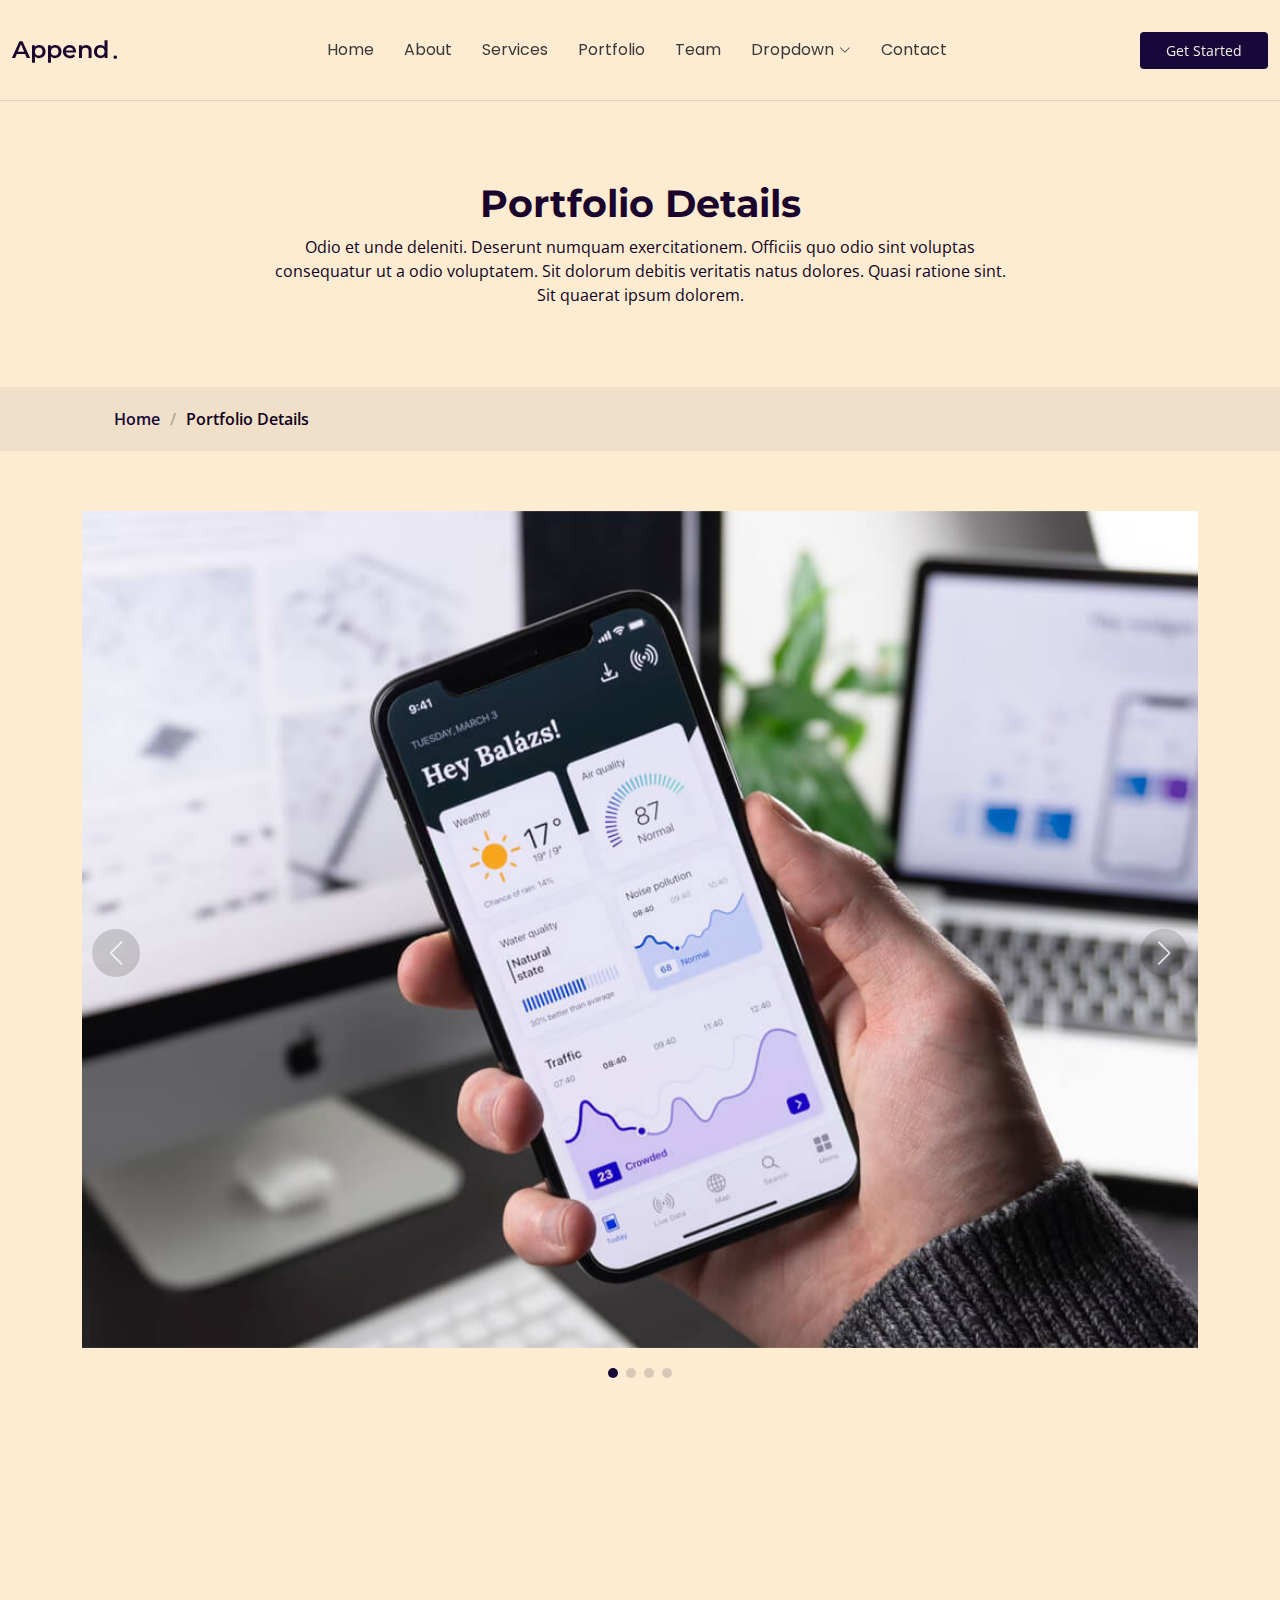
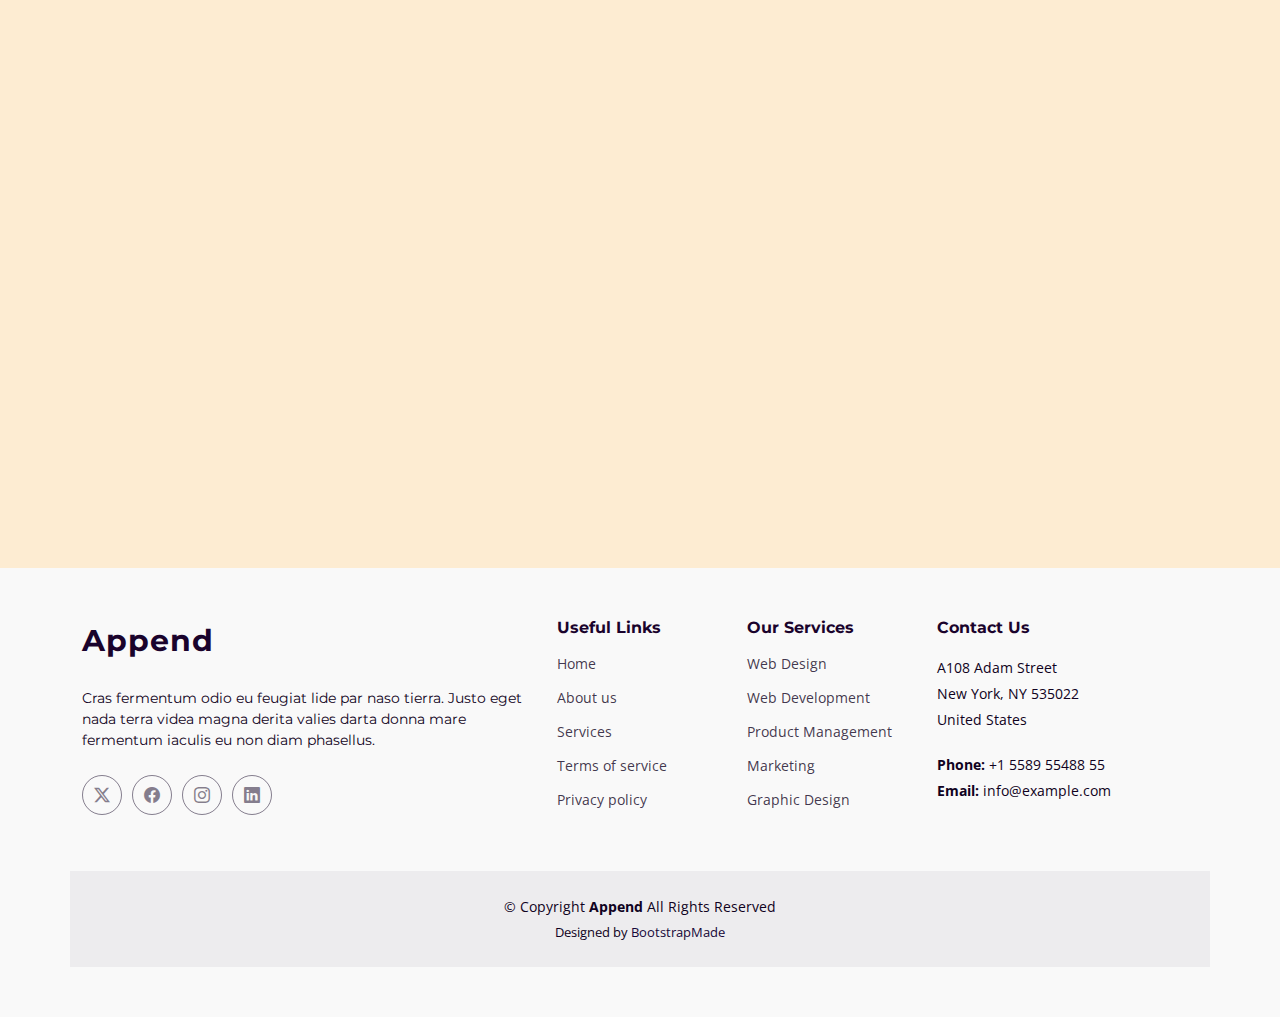
<file: portfolio-details.html>
<!DOCTYPE html>
<html lang="en">

<head>
  <meta charset="utf-8">
  <meta content="width=device-width, initial-scale=1.0" name="viewport">
  <title>Portfolio Details - Append Bootstrap Template</title>
  <meta name="description" content="">
  <meta name="keywords" content="">

  <!-- Favicons -->
  <link href="assets/img/favicon.png" rel="icon">
  <link href="assets/img/apple-touch-icon.png" rel="apple-touch-icon">

  <!-- Fonts -->
  <link href="https://fonts.googleapis.com" rel="preconnect">
  <link href="https://fonts.gstatic.com" rel="preconnect" crossorigin>
  <link href="https://fonts.googleapis.com/css2?family=Open+Sans:ital,wght@0,300;0,400;0,500;0,600;0,700;0,800;1,300;1,400;1,500;1,600;1,700;1,800&family=Montserrat:ital,wght@0,100;0,200;0,300;0,400;0,500;0,600;0,700;0,800;0,900;1,100;1,200;1,300;1,400;1,500;1,600;1,700;1,800;1,900&family=Poppins:ital,wght@0,100;0,200;0,300;0,400;0,500;0,600;0,700;0,800;0,900;1,100;1,200;1,300;1,400;1,500;1,600;1,700;1,800;1,900&display=swap" rel="stylesheet">

  <!-- Vendor CSS Files -->
  <link href="assets/vendor/bootstrap/css/bootstrap.min.css" rel="stylesheet">
  <link href="assets/vendor/bootstrap-icons/bootstrap-icons.css" rel="stylesheet">
  <link href="assets/vendor/aos/aos.css" rel="stylesheet">
  <link href="assets/vendor/glightbox/css/glightbox.min.css" rel="stylesheet">
  <link href="assets/vendor/swiper/swiper-bundle.min.css" rel="stylesheet">

  <!-- Main CSS File -->
  <link href="assets/css/main.css" rel="stylesheet">

  <!-- =======================================================
  * Template Name: Append
  * Template URL: https://bootstrapmade.com/append-bootstrap-website-template/
  * Updated: Aug 07 2024 with Bootstrap v5.3.3
  * Author: BootstrapMade.com
  * License: https://bootstrapmade.com/license/
  ======================================================== -->
</head>

<body class="portfolio-details-page">

  <header id="header" class="header d-flex align-items-center sticky-top">
    <div class="container-fluid position-relative d-flex align-items-center justify-content-between">

      <a href="index.html" class="logo d-flex align-items-center me-auto me-xl-0">
        <!-- Uncomment the line below if you also wish to use an image logo -->
        <!-- <img src="assets/img/logo.png" alt=""> -->
        <h1 class="sitename">Append</h1><span>.</span>
      </a>

      <nav id="navmenu" class="navmenu">
        <ul>
          <li><a href="index.html#hero">Home</a></li>
          <li><a href="index.html#about">About</a></li>
          <li><a href="index.html#services">Services</a></li>
          <li><a href="index.html#portfolio">Portfolio</a></li>
          <li><a href="index.html#team">Team</a></li>
          <li class="dropdown"><a href="#"><span>Dropdown</span> <i class="bi bi-chevron-down toggle-dropdown"></i></a>
            <ul>
              <li><a href="#">Dropdown 1</a></li>
              <li class="dropdown"><a href="#"><span>Deep Dropdown</span> <i class="bi bi-chevron-down toggle-dropdown"></i></a>
                <ul>
                  <li><a href="#">Deep Dropdown 1</a></li>
                  <li><a href="#">Deep Dropdown 2</a></li>
                  <li><a href="#">Deep Dropdown 3</a></li>
                  <li><a href="#">Deep Dropdown 4</a></li>
                  <li><a href="#">Deep Dropdown 5</a></li>
                </ul>
              </li>
              <li><a href="#">Dropdown 2</a></li>
              <li><a href="#">Dropdown 3</a></li>
              <li><a href="#">Dropdown 4</a></li>
            </ul>
          </li>
          <li><a href="index.html#contact">Contact</a></li>
        </ul>
        <i class="mobile-nav-toggle d-xl-none bi bi-list"></i>
      </nav>

      <a class="btn-getstarted" href="index.html#about">Get Started</a>

    </div>
  </header>

  <main class="main">

    <!-- Page Title -->
    <div class="page-title" data-aos="fade">
      <div class="heading">
        <div class="container">
          <div class="row d-flex justify-content-center text-center">
            <div class="col-lg-8">
              <h1>Portfolio Details</h1>
              <p class="mb-0">Odio et unde deleniti. Deserunt numquam exercitationem. Officiis quo odio sint voluptas consequatur ut a odio voluptatem. Sit dolorum debitis veritatis natus dolores. Quasi ratione sint. Sit quaerat ipsum dolorem.</p>
            </div>
          </div>
        </div>
      </div>
      <nav class="breadcrumbs">
        <div class="container">
          <ol>
            <li><a href="index.html">Home</a></li>
            <li class="current">Portfolio Details</li>
          </ol>
        </div>
      </nav>
    </div><!-- End Page Title -->

    <!-- Portfolio Details Section -->
    <section id="portfolio-details" class="portfolio-details section">

      <div class="container" data-aos="fade-up">

        <div class="portfolio-details-slider swiper init-swiper">
          <script type="application/json" class="swiper-config">
            {
              "loop": true,
              "speed": 600,
              "autoplay": {
                "delay": 5000
              },
              "slidesPerView": "auto",
              "navigation": {
                "nextEl": ".swiper-button-next",
                "prevEl": ".swiper-button-prev"
              },
              "pagination": {
                "el": ".swiper-pagination",
                "type": "bullets",
                "clickable": true
              }
            }
          </script>
          <div class="swiper-wrapper align-items-center">

            <div class="swiper-slide">
              <img src="assets/img/portfolio/app-1.jpg" alt="">
            </div>

            <div class="swiper-slide">
              <img src="assets/img/portfolio/product-1.jpg" alt="">
            </div>

            <div class="swiper-slide">
              <img src="assets/img/portfolio/branding-1.jpg" alt="">
            </div>

            <div class="swiper-slide">
              <img src="assets/img/portfolio/books-1.jpg" alt="">
            </div>

          </div>
          <div class="swiper-button-prev"></div>
          <div class="swiper-button-next"></div>
          <div class="swiper-pagination"></div>
        </div>

        <div class="row justify-content-between gy-4 mt-4">

          <div class="col-lg-8" data-aos="fade-up">
            <div class="portfolio-description">
              <h2>This is an example of portfolio details</h2>
              <p>
                Autem ipsum nam porro corporis rerum. Quis eos dolorem eos itaque inventore commodi labore quia quia. Exercitationem repudiandae officiis neque suscipit non officia eaque itaque enim. Voluptatem officia accusantium nesciunt est omnis tempora consectetur dignissimos. Sequi nulla at esse enim cum deserunt eius.
              </p>
              <p>
                Amet consequatur qui dolore veniam voluptatem voluptatem sit. Non aspernatur atque natus ut cum nam et. Praesentium error dolores rerum minus sequi quia veritatis eum. Eos et doloribus doloremque nesciunt molestiae laboriosam.
              </p>

              <div class="testimonial-item">
                <p>
                  <i class="bi bi-quote quote-icon-left"></i>
                  <span>Export tempor illum tamen malis malis eram quae irure esse labore quem cillum quid cillum eram malis quorum velit fore eram velit sunt aliqua noster fugiat irure amet legam anim culpa.</span>
                  <i class="bi bi-quote quote-icon-right"></i>
                </p>
                <div>
                  <img src="assets/img/testimonials/testimonials-2.jpg" class="testimonial-img" alt="">
                  <h3>Sara Wilsson</h3>
                  <h4>Designer</h4>
                </div>
              </div>

              <p>
                Impedit ipsum quae et aliquid doloribus et voluptatem quasi. Perspiciatis occaecati earum et magnam animi. Quibusdam non qui ea vitae suscipit vitae sunt. Repudiandae incidunt cumque minus deserunt assumenda tempore. Delectus voluptas necessitatibus est.
              </p>

              <p>
                Sunt voluptatum sapiente facilis quo odio aut ipsum repellat debitis. Molestiae et autem libero. Explicabo et quod necessitatibus similique quis dolor eum. Numquam eaque praesentium rem et qui nesciunt.
              </p>

            </div>
          </div>

          <div class="col-lg-3" data-aos="fade-up" data-aos-delay="100">
            <div class="portfolio-info">
              <h3>Project information</h3>
              <ul>
                <li><strong>Category</strong> Web design</li>
                <li><strong>Client</strong> ASU Company</li>
                <li><strong>Project date</strong> 01 March, 2020</li>
                <li><strong>Project URL</strong> <a href="#">www.example.com</a></li>
                <li><a href="#" class="btn-visit align-self-start">Visit Website</a></li>
              </ul>
            </div>
          </div>

        </div>

      </div>

    </section><!-- /Portfolio Details Section -->

  </main>

  <footer id="footer" class="footer position-relative light-background">

    <div class="container footer-top">
      <div class="row gy-4">
        <div class="col-lg-5 col-md-12 footer-about">
          <a href="index.html" class="logo d-flex align-items-center">
            <span class="sitename">Append</span>
          </a>
          <p>Cras fermentum odio eu feugiat lide par naso tierra. Justo eget nada terra videa magna derita valies darta donna mare fermentum iaculis eu non diam phasellus.</p>
          <div class="social-links d-flex mt-4">
            <a href=""><i class="bi bi-twitter-x"></i></a>
            <a href=""><i class="bi bi-facebook"></i></a>
            <a href=""><i class="bi bi-instagram"></i></a>
            <a href=""><i class="bi bi-linkedin"></i></a>
          </div>
        </div>

        <div class="col-lg-2 col-6 footer-links">
          <h4>Useful Links</h4>
          <ul>
            <li><a href="#">Home</a></li>
            <li><a href="#">About us</a></li>
            <li><a href="#">Services</a></li>
            <li><a href="#">Terms of service</a></li>
            <li><a href="#">Privacy policy</a></li>
          </ul>
        </div>

        <div class="col-lg-2 col-6 footer-links">
          <h4>Our Services</h4>
          <ul>
            <li><a href="#">Web Design</a></li>
            <li><a href="#">Web Development</a></li>
            <li><a href="#">Product Management</a></li>
            <li><a href="#">Marketing</a></li>
            <li><a href="#">Graphic Design</a></li>
          </ul>
        </div>

        <div class="col-lg-3 col-md-12 footer-contact text-center text-md-start">
          <h4>Contact Us</h4>
          <p>A108 Adam Street</p>
          <p>New York, NY 535022</p>
          <p>United States</p>
          <p class="mt-4"><strong>Phone:</strong> <span>+1 5589 55488 55</span></p>
          <p><strong>Email:</strong> <span>info@example.com</span></p>
        </div>

      </div>
    </div>

    <div class="container copyright text-center mt-4">
      <p>© <span>Copyright</span> <strong class="sitename">Append</strong> <span>All Rights Reserved</span></p>
      <div class="credits">
        <!-- All the links in the footer should remain intact. -->
        <!-- You can delete the links only if you've purchased the pro version. -->
        <!-- Licensing information: https://bootstrapmade.com/license/ -->
        <!-- Purchase the pro version with working PHP/AJAX contact form: [buy-url] -->
        Designed by <a href="https://bootstrapmade.com/">BootstrapMade</a>
      </div>
    </div>

  </footer>

  <!-- Scroll Top -->
  <a href="#" id="scroll-top" class="scroll-top d-flex align-items-center justify-content-center"><i class="bi bi-arrow-up-short"></i></a>

  <!-- Preloader -->
  <div id="preloader"></div>

  <!-- Vendor JS Files -->
  <script src="assets/vendor/bootstrap/js/bootstrap.bundle.min.js"></script>
  <script src="assets/vendor/php-email-form/validate.js"></script>
  <script src="assets/vendor/aos/aos.js"></script>
  <script src="assets/vendor/glightbox/js/glightbox.min.js"></script>
  <script src="assets/vendor/purecounter/purecounter_vanilla.js"></script>
  <script src="assets/vendor/imagesloaded/imagesloaded.pkgd.min.js"></script>
  <script src="assets/vendor/isotope-layout/isotope.pkgd.min.js"></script>
  <script src="assets/vendor/swiper/swiper-bundle.min.js"></script>

  <!-- Main JS File -->
  <script src="assets/js/main.js"></script>

</body>

</html>
</file>
<file: assets/css/main.css>
/**
* Template Name: Append
* Template URL: https://bootstrapmade.com/append-bootstrap-website-template/
* Updated: Aug 07 2024 with Bootstrap v5.3.3
* Author: BootstrapMade.com
* License: https://bootstrapmade.com/license/
*/

/*--------------------------------------------------------------
# Font & Color VariablesCHANGES
# Help: https://bootstrapmade.com/color-system/
--------------------------------------------------------------*/
/* Fonts */
:root {
  --default-font: "Open Sans",  system-ui, -apple-system, "Segoe UI", Roboto, "Helvetica Neue", Arial, "Noto Sans", "Liberation Sans", sans-serif, "Apple Color Emoji", "Segoe UI Emoji", "Segoe UI Symbol", "Noto Color Emoji";
  --heading-font: "Montserrat",  sans-serif;
  --nav-font: "Poppins",  sans-serif;
}

/* Global Colors - The following color variables are used throughout the website. Updating them here will change the color scheme of the entire website */
:root { 
  --background-color: #fdebd0c7; /* Background color for the entire website, including individual sections */
  --default-color: #100221; /* Default color used for the majority of the text content across the entire website */
  --heading-color: #1a032c; /* Color for headings, subheadings and title throughout the website */
  --accent-color: #160839; /* Accent color that represents your brand on the website. It's used for buttons, links, and other elements that need to stand out */
  --surface-color: #cdc9c3; /* The surface color is used as a background of boxed elements within sections, such as cards, icon boxes, or other elements that require a visual separation from the global background. */
  --contrast-color: #f1ede7; /* Contrast color for text, ensuring readability against backgrounds of accent, heading, or default colors. */
}

/* Nav Menu Colors - The following color variables are used specifically for the navigation menu. They are separate from the global colors to allow for more customization options */
:root {
  --nav-color: #3a3939;  /* The default color of the main navmenu links */
  --nav-hover-color: #e84545; /* Applied to main navmenu links when they are hovered over or active */
  --nav-mobile-background-color: #d69464; /* Used as the background color for mobile navigation menu */
  --nav-dropdown-background-color: #ffffff; /* Used as the background color for dropdown items that appear when hovering over primary navigation items */
  --nav-dropdown-color: #3a3939; /* Used for navigation links of the dropdown items in the navigation menu. */
  --nav-dropdown-hover-color: #e84545; /* Similar to --nav-hover-color, this color is applied to dropdown navigation links when they are hovered over. */
}

/* Color Presets - These classes override global colors when applied to any section or element, providing reuse of the sam color scheme. */

.light-background {
  --background-color: #f9f9f9;
  --surface-color: #ffffff;
}

.dark-background {
  --background-color: #060606;
  --default-color: #ffffff;
  --heading-color: #ffffff;
  --surface-color: #252525;
  --contrast-color: #ffffff;
}

/* Smooth scroll */
:root {
  scroll-behavior: smooth;
}

/*--------------------------------------------------------------
# General Styling & Shared Classes TEST TEST
--------------------------------------------------------------*/
body {
  color: var(--default-color);
  background-color: var(--background-color);
  font-family: var(--default-font);
}

a {
  color: var(--accent-color);
  text-decoration: none;
  transition: 0.3s;
}

a:hover {
  color: color-mix(in srgb, var(--accent-color), transparent 25%);
  text-decoration: none;
}

h1,
h2,
h3,
h4,
h5,
h6 {
  color: var(--heading-color);
  font-family: var(--heading-font);
}

/* PHP Email Form Messages
------------------------------*/
.php-email-form .error-message {
  display: none;
  background: #2f0249;
  color: #e3c18b;
  text-align: left;
  padding: 15px;
  margin-bottom: 24px;
  font-weight: 600;
}

.php-email-form .sent-message {
  display: none;
  color: #ffffff;
  background: #059652;
  text-align: center;
  padding: 15px;
  margin-bottom: 24px;
  font-weight: 600;
}

.php-email-form .loading {
  display: none;
  background: var(--surface-color);
  text-align: center;
  padding: 15px;
  margin-bottom: 24px;
}

.php-email-form .loading:before {
  content: "";
  display: inline-block;
  border-radius: 50%;
  width: 24px;
  height: 24px;
  margin: 0 10px -6px 0;
  border: 3px solid var(--accent-color);
  border-top-color: var(--surface-color);
  animation: php-email-form-loading 1s linear infinite;
}

@keyframes php-email-form-loading {
  0% {
    transform: rotate(0deg);
  }

  100% {
    transform: rotate(360deg);
  }
}

/*--------------------------------------------------------------
# Global Header
--------------------------------------------------------------*/
.header {
  color: var(--default-color);
  background-color: var(--background-color);
  padding: 20px 0;
  transition: all 0.5s;
  z-index: 997;
}

.header .logo {
  line-height: 1;
}

.header .logo img {
  max-height: 36px;
  margin-right: 8px;
}

.header .logo h1 {
  font-size: 24px;
  margin: 0;
  font-weight: 600;
  color: var(--heading-color);
}

.header .logo span {
  color: var(--accent-color);
  font-size: 24px;
  font-weight: 600;
  padding-left: 3px;
}

.header .btn-getstarted,
.header .btn-getstarted:focus {
  color: var(--contrast-color);
  background: var(--accent-color);
  font-size: 14px;
  padding: 8px 26px;
  margin: 0;
  border-radius: 4px;
  transition: 0.3s;
}

.header .btn-getstarted:hover,
.header .btn-getstarted:focus:hover {
  color: var(--contrast-color);
  background: color-mix(in srgb, var(--accent-color), transparent 15%);
}

@media (max-width: 1200px) {
  .header .logo {
    order: 1;
  }

  .header .btn-getstarted {
    order: 2;
    margin: 0 15px 0 0;
    padding: 6px 20px;
  }

  .header .navmenu {
    order: 3;
  }
}

.scrolled .header {
  box-shadow: 0 0 30px 10px rgba(0, 0, 0, 0.1);
}

/* Index Page Header
------------------------------*/
.index-page .header {
  --background-color: rgba(255, 255, 255, 0);
  --heading-color: #ffffff;
  --nav-color: rgba(173, 157, 184, 0.5);
  --nav-hover-color: #ffffff;
}

/* Index Page Header on Scroll
------------------------------*/
.index-page.scrolled .header {
  --background-color: #ffffff;
  --heading-color: #32353a;
  --nav-color: #3a3939;
  --nav-hover-color: #e84545;
}

/*--------------------------------------------------------------
# Navigation Menu
--------------------------------------------------------------*/
/* Navmenu - Desktop */
@media (min-width: 1200px) {
  .navmenu {
    padding: 0;
  }

  .navmenu ul {
    margin: 0;
    padding: 0;
    display: flex;
    list-style: none;
    align-items: center;
  }

  .navmenu li {
    position: relative;
  }

  .navmenu a,
  .navmenu a:focus {
    color: var(--nav-color);
    padding: 18px 15px;
    font-size: 16px;
    font-family: var(--nav-font);
    font-weight: 400;
    display: flex;
    align-items: center;
    justify-content: space-between;
    white-space: nowrap;
    transition: 0.3s;
  }

  .navmenu a i,
  .navmenu a:focus i {
    font-size: 12px;
    line-height: 0;
    margin-left: 5px;
    transition: 0.3s;
  }

  .navmenu li:last-child a {
    padding-right: 0;
  }

  .navmenu li:hover>a,
  .navmenu .active,
  .navmenu .active:focus {
    color: var(--nav-hover-color);
  }

  .navmenu .dropdown ul {
    margin: 0;
    padding: 10px 0;
    background: var(--nav-dropdown-background-color);
    display: block;
    position: absolute;
    visibility: hidden;
    left: 14px;
    top: 130%;
    opacity: 0;
    transition: 0.3s;
    border-radius: 4px;
    z-index: 99;
    box-shadow: 0px 0px 30px rgba(0, 0, 0, 0.1);
  }

  .navmenu .dropdown ul li {
    min-width: 200px;
  }

  .navmenu .dropdown ul a {
    padding: 10px 20px;
    font-size: 15px;
    text-transform: none;
    color: var(--nav-dropdown-color);
  }

  .navmenu .dropdown ul a i {
    font-size: 12px;
  }

  .navmenu .dropdown ul a:hover,
  .navmenu .dropdown ul .active:hover,
  .navmenu .dropdown ul li:hover>a {
    color: var(--nav-dropdown-hover-color);
  }

  .navmenu .dropdown:hover>ul {
    opacity: 1;
    top: 100%;
    visibility: visible;
  }

  .navmenu .dropdown .dropdown ul {
    top: 0;
    left: -90%;
    visibility: hidden;
  }

  .navmenu .dropdown .dropdown:hover>ul {
    opacity: 1;
    top: 0;
    left: -100%;
    visibility: visible;
  }
}

/* Navmenu - Mobile */
@media (max-width: 1199px) {
  .mobile-nav-toggle {
    color: var(--nav-color);
    font-size: 28px;
    line-height: 0;
    margin-right: 10px;
    cursor: pointer;
    transition: color 0.3s;
  }

  .navmenu {
    padding: 0;
    z-index: 9997;
  }

  .navmenu ul {
    display: none;
    list-style: none;
    position: absolute;
    inset: 60px 20px 20px 20px;
    padding: 10px 0;
    margin: 0;
    border-radius: 6px;
    background-color: var(--nav-mobile-background-color);
    overflow-y: auto;
    transition: 0.3s;
    z-index: 9998;
    box-shadow: 0px 0px 30px rgba(0, 0, 0, 0.1);
  }

  .navmenu a,
  .navmenu a:focus {
    color: var(--nav-dropdown-color);
    padding: 10px 20px;
    font-family: var(--nav-font);
    font-size: 17px;
    font-weight: 500;
    display: flex;
    align-items: center;
    justify-content: space-between;
    white-space: nowrap;
    transition: 0.3s;
  }

  .navmenu a i,
  .navmenu a:focus i {
    font-size: 12px;
    line-height: 0;
    margin-left: 5px;
    width: 30px;
    height: 30px;
    display: flex;
    align-items: center;
    justify-content: center;
    border-radius: 50%;
    transition: 0.3s;
    background-color: color-mix(in srgb, var(--accent-color), transparent 90%);
  }

  .navmenu a i:hover,
  .navmenu a:focus i:hover {
    background-color: var(--accent-color);
    color: var(--contrast-color);
  }

  .navmenu a:hover,
  .navmenu .active,
  .navmenu .active:focus {
    color: var(--nav-dropdown-hover-color);
  }

  .navmenu .active i,
  .navmenu .active:focus i {
    background-color: var(--accent-color);
    color: var(--contrast-color);
    transform: rotate(180deg);
  }

  .navmenu .dropdown ul {
    position: static;
    display: none;
    z-index: 99;
    padding: 10px 0;
    margin: 10px 20px;
    background-color: var(--nav-dropdown-background-color);
    border: 1px solid color-mix(in srgb, var(--default-color), transparent 90%);
    box-shadow: none;
    transition: all 0.5s ease-in-out;
  }

  .navmenu .dropdown ul ul {
    background-color: rgba(33, 37, 41, 0.1);
  }

  .navmenu .dropdown>.dropdown-active {
    display: block;
    background-color: rgba(33, 37, 41, 0.03);
  }

  .mobile-nav-active {
    overflow: hidden;
  }

  .mobile-nav-active .mobile-nav-toggle {
    color: #f9d8fb;
    position: absolute;
    font-size: 32px;
    top: 15px;
    right: 15px;
    margin-right: 0;
    z-index: 9999;
  }

  .mobile-nav-active .navmenu {
    position: fixed;
    overflow: hidden;
    inset: 0;
    background: rgba(33, 37, 41, 0.8);
    transition: 0.3s;
  }

  .mobile-nav-active .navmenu>ul {
    display: block;
  }
}

/*--------------------------------------------------------------
# Global Footer
--------------------------------------------------------------*/
.footer {
  color: var(--default-color);
  background-color: var(--background-color);
  font-size: 14px;
  padding-bottom: 50px;
  position: relative;
}

.footer .footer-top {
  padding-top: 50px;
}

.footer .footer-about .logo {
  margin-bottom: 25px;
}

.footer .footer-about .logo img {
  max-height: 40px;
  margin-right: 6px;
}

.footer .footer-about .logo span {
  color: var(--heading-color);
  font-size: 30px;
  font-weight: 700;
  letter-spacing: 1px;
  font-family: var(--heading-font);
}

.footer .footer-about p {
  font-size: 14px;
  font-family: var(--heading-font);
}

.footer .social-links a {
  display: flex;
  align-items: center;
  justify-content: center;
  width: 40px;
  height: 40px;
  border-radius: 50%;
  border: 1px solid color-mix(in srgb, var(--default-color), transparent 50%);
  font-size: 16px;
  color: color-mix(in srgb, var(--default-color), transparent 50%);
  margin-right: 10px;
  transition: 0.3s;
}

.footer .social-links a:hover {
  color: var(--accent-color);
  border-color: var(--accent-color);
}

.footer h4 {
  font-size: 16px;
  font-weight: bold;
  position: relative;
  padding-bottom: 12px;
}

.footer .footer-links {
  margin-bottom: 30px;
}

.footer .footer-links ul {
  list-style: none;
  padding: 0;
  margin: 0;
}

.footer .footer-links ul i {
  padding-right: 2px;
  font-size: 12px;
  line-height: 0;
}

.footer .footer-links ul li {
  padding: 10px 0;
  display: flex;
  align-items: center;
}

.footer .footer-links ul li:first-child {
  padding-top: 0;
}

.footer .footer-links ul a {
  color: color-mix(in srgb, var(--default-color), transparent 20%);
  display: inline-block;
  line-height: 1;
}

.footer .footer-links ul a:hover {
  color: var(--accent-color);
}

.footer .footer-contact p {
  margin-bottom: 5px;
}

.footer .copyright {
  padding-top: 25px;
  padding-bottom: 25px;
  background-color: color-mix(in srgb, var(--default-color), transparent 95%);
}

.footer .copyright p {
  margin-bottom: 0;
}

.footer .credits {
  margin-top: 6px;
  font-size: 13px;
}

/*--------------------------------------------------------------
# Preloader
--------------------------------------------------------------*/
#preloader {
  position: fixed;
  inset: 0;
  z-index: 999999;
  overflow: hidden;
  background: var(--background-color);
  transition: all 0.6s ease-out;
}

#preloader:before {
  content: "";
  position: fixed;
  top: calc(50% - 30px);
  left: calc(50% - 30px);
  border: 6px solid #ffffff;
  border-color: var(--accent-color) transparent var(--accent-color) transparent;
  border-radius: 50%;
  width: 60px;
  height: 60px;
  animation: animate-preloader 1.5s linear infinite;
}

@keyframes animate-preloader {
  0% {
    transform: rotate(0deg);
  }

  100% {
    transform: rotate(360deg);
  }
}

/*--------------------------------------------------------------
# Scroll Top Button
--------------------------------------------------------------*/
.scroll-top {
  position: fixed;
  visibility: hidden;
  opacity: 0;
  right: 15px;
  bottom: 15px;
  z-index: 99999;
  background-color: var(--accent-color);
  width: 40px;
  height: 40px;
  border-radius: 4px;
  transition: all 0.4s;
}

.scroll-top i {
  font-size: 24px;
  color: var(--contrast-color);
  line-height: 0;
}

.scroll-top:hover {
  background-color: color-mix(in srgb, var(--accent-color), transparent 20%);
  color: var(--contrast-color);
}

.scroll-top.active {
  visibility: visible;
  opacity: 1;
}

/*--------------------------------------------------------------
# Disable aos animation delay on mobile devices
--------------------------------------------------------------*/
@media screen and (max-width: 768px) {
  [data-aos-delay] {
    transition-delay: 0 !important;
  }
}

/*--------------------------------------------------------------
# Global Page Titles & Breadcrumbs
--------------------------------------------------------------*/
.page-title {
  color: var(--default-color);
  background-color: var(--background-color);
  position: relative;
}

.page-title .heading {
  padding: 80px 0;
  border-top: 1px solid color-mix(in srgb, var(--default-color), transparent 90%);
}

.page-title .heading h1 {
  font-size: 38px;
  font-weight: 700;
}

.page-title nav {
  background-color: color-mix(in srgb, var(--default-color), transparent 95%);
  padding: 20px 0;
}

.page-title nav ol {
  display: flex;
  flex-wrap: wrap;
  list-style: none;
  margin: 0;
  font-size: 16px;
  font-weight: 600;
}

.page-title nav ol li+li {
  padding-left: 10px;
}

.page-title nav ol li+li::before {
  content: "/";
  display: inline-block;
  padding-right: 10px;
  color: color-mix(in srgb, var(--default-color), transparent 70%);
}

/*--------------------------------------------------------------
# Global Sections
--------------------------------------------------------------*/
section,
.section {
  color: var(--default-color);
  background-color: var(--background-color);
  padding: 60px 0;
  scroll-margin-top: 98px;
  overflow: clip;
}

@media (max-width: 1199px) {

  section,
  .section {
    scroll-margin-top: 64px;
  }
}

/*--------------------------------------------------------------
# Global Section Titles
--------------------------------------------------------------*/
.section-title {
  text-align: center;
  padding-bottom: 60px;
  position: relative;
}

.section-title h2 {
  font-size: 32px;
  font-weight: 700;
  position: relative;
}

.section-title h2:before,
.section-title h2:after {
  content: "";
  width: 50px;
  height: 2px;
  background: var(--accent-color);
  display: inline-block;
}

.section-title h2:before {
  margin: 0 15px 10px 0;
}

.section-title h2:after {
  margin: 0 0 10px 15px;
}

.section-title p {
  margin-bottom: 0;
}

/*--------------------------------------------------------------
# Hero Section
--------------------------------------------------------------*/
.hero {
  width: 100%;
  min-height: 100vh;
  position: relative;
  padding: 80px 0;
  display: flex;
  align-items: center;
  justify-content: center;
}

.hero img {
  position: absolute;
  inset: 0;
  display: block;
  width: 100%;
  height: 100%;
  object-fit: cover;
  z-index: 1;
}

.hero:before {
  content: "";
  background: color-mix(in srgb, var(--background-color), transparent 50%);
  position: absolute;
  inset: 0;
  z-index: 2;
}

.hero .container {
  position: relative;
  z-index: 3;
}

.hero h2 {
  margin: 0;
  font-size: 44px;
  font-weight: 700;
}

.hero p {
  color: color-mix(in srgb, var(--default-color), transparent 20%);
  margin: 5px 0 0 0;
  font-size: 20px;
}

.hero .sign-up-form {
  margin-top: 20px;
  margin-bottom: 15px;
  padding: 10px;
  border-radius: 7px;
  background: color-mix(in srgb, var(--default-color) 5%, white 90%);
  box-shadow: 0 15px 30px 0 rgba(0, 0, 0, 0.1);
  display: flex;
}

.hero .sign-up-form input[type=email] {
  background-color: transparent;
  border: 0;
  padding: 4px 10px;
  width: 100%;
}

.hero .sign-up-form input[type=email]:focus-visible {
  outline: none;
}

.hero .sign-up-form input[type=submit] {
  border: 0;
  box-shadow: none;
  background-color: var(--accent-color);
  border-color: var(--accent-color);
  padding: 8px 20px 10px 20px;
  border-radius: 7px;
  color: var(--contrast-color);
  transition: 0.3s;
}

.hero .sign-up-form input[type=submit]:hover {
  background-color: color-mix(in srgb, var(--accent-color), transparent 10%);
}

@media (max-width: 768px) {
  .hero h2 {
    font-size: 32px;
  }

  .hero p {
    font-size: 18px;
  }
}

/*--------------------------------------------------------------
# Clients Section
--------------------------------------------------------------*/
.clients {
  padding: 20px 0;
}

.clients .client-logo {
  display: flex;
  justify-content: center;
  align-items: center;
  overflow: hidden;
}

.clients .client-logo img {
  padding: 10px 30px;
  max-width: 90%;
  transition: 0.3s;
  opacity: 0.5;
  filter: grayscale(100);
}

.clients .client-logo img:hover {
  filter: none;
  opacity: 1;
}

@media (max-width: 640px) {
  .clients .client-logo img {
    padding: 20px;
  }
}

/*--------------------------------------------------------------
# About Section
--------------------------------------------------------------*/
.about .content h3 {
  font-size: 16px;
  font-weight: 500;
  line-height: 19px;
  padding: 10px 20px;
  background: color-mix(in srgb, var(--accent-color), transparent 95%);
  color: var(--accent-color);
  border-radius: 7px;
  display: inline-block;
}

.about .content h2 {
  font-weight: 700;
}

.about .content p:last-child {
  margin-bottom: 0;
}

.about .content .read-more {
  background: var(--accent-color);
  color: var(--contrast-color);
  font-family: var(--heading-font);
  font-weight: 500;
  font-size: 16px;
  letter-spacing: 1px;
  padding: 12px 24px;
  border-radius: 5px;
  transition: 0.3s;
  display: inline-flex;
  align-items: center;
  justify-content: center;
}

.about .content .read-more i {
  font-size: 18px;
  margin-left: 5px;
  line-height: 0;
  transition: 0.3s;
}

.about .content .read-more:hover {
  background: color-mix(in srgb, var(--accent-color), transparent 20%);
  padding-right: 19px;
}

.about .content .read-more:hover i {
  margin-left: 10px;
}

.about .icon-box {
  background-color: var(--surface-color);
  padding: 40px 30px;
  box-shadow: 0px 10px 50px rgba(82, 38, 2, 0.1);
  border-radius: 10px;
  transition: all 0.3s ease-out 0s;
}

.about .icon-box i {
  width: 80px;
  height: 80px;
  border-radius: 50%;
  display: inline-flex;
  align-items: center;
  justify-content: center;
  margin-bottom: 24px;
  font-size: 32px;
  line-height: 0;
  transition: all 0.4s ease-out 0s;
  background-color: color-mix(in srgb, var(--accent-color), transparent 95%);
  color: var(--accent-color);
}

.about .icon-box h3 {
  margin-bottom: 10px;
  font-size: 24px;
  font-weight: 700;
}

.about .icon-box p {
  margin-bottom: 0;
}

.about .icon-box:hover i {
  background-color: var(--accent-color);
  color: var(--contrast-color);
}

.about .icon-boxes .col-md-6:nth-child(2) .icon-box,
.about .icon-boxes .col-md-6:nth-child(4) .icon-box {
  margin-top: -40px;
}

@media (max-width: 768px) {

  .about .icon-boxes .col-md-6:nth-child(2) .icon-box,
  .about .icon-boxes .col-md-6:nth-child(4) .icon-box {
    margin-top: 0;
  }
}

/*--------------------------------------------------------------
# Stats Section
--------------------------------------------------------------*/
.stats {
  position: relative;
  padding: 120px 0;
}

.stats img {
  position: absolute;
  inset: 0;
  display: block;
  width: 100%;
  height: 100%;
  object-fit: cover;
  z-index: 1;
}

.stats:before {
  content: "";
  background: color-mix(in srgb, var(--background-color), transparent 40%);
  position: absolute;
  inset: 0;
  z-index: 2;
}

.stats .container {
  position: relative;
  z-index: 3;
}

.stats .stats-item {
  padding: 30px;
  width: 100%;
}

.stats .stats-item span {
  font-size: 48px;
  display: block;
  color: var(--default-color);
  font-weight: 700;
}

.stats .stats-item p {
  padding: 0;
  margin: 0;
  font-family: var(--heading-font);
  font-size: 16px;
  font-weight: 700;
  color: color-mix(in srgb, var(--default-color), transparent 40%);
}

/*--------------------------------------------------------------
# Services Section
--------------------------------------------------------------*/
.services .service-item {
  position: relative;
  padding-top: 40px;
}

.services .service-item:before {
  content: "";
  position: absolute;
  top: 0;
  left: 0;
  right: 0;
  height: 2px;
  background: color-mix(in srgb, var(--default-color), transparent 90%);
}

.services .service-item::after {
  content: "";
  position: absolute;
  top: 0;
  left: 0;
  width: 30px;
  height: 2px;
  background: var(--accent-color);
  border-right: 5px solid var(--background-color);
}

.services .service-item .icon {
  width: 48px;
  height: 48px;
  position: relative;
  margin-right: 50px;
  line-height: 0;
}

.services .service-item .icon i {
  color: color-mix(in srgb, var(--default-color), transparent 30%);
  font-size: 56px;
  transition: ease-in-out 0.3s;
  z-index: 2;
  position: relative;
}

.services .service-item .icon:before {
  position: absolute;
  content: "";
  height: 30px;
  width: 30px;
  background: color-mix(in srgb, var(--accent-color), transparent 70%);
  border-radius: 50px;
  z-index: 1;
  bottom: -15px;
  right: -15px;
  transition: 0.3s;
}

.services .service-item .title {
  font-weight: 700;
  margin-bottom: 15px;
  font-size: 18px;
}

.services .service-item .title a {
  color: var(--heading-color);
}

.services .service-item .title a:hover {
  color: var(--accent-color);
}

.services .service-item .description {
  line-height: 24px;
  font-size: 14px;
}

/*--------------------------------------------------------------
# Features Section
--------------------------------------------------------------*/
.features .features-item {
  color: color-mix(in srgb, var(--default-color), transparent 20%);
}

.features .features-item+.features-item {
  margin-top: 100px;
}

@media (max-width: 768px) {
  .features .features-item+.features-item {
    margin-top: 40px;
  }
}

.features .features-item h3 {
  font-weight: 700;
  font-size: 26px;
}

.features .features-item .btn-get-started {
  background-color: var(--accent-color);
  color: var(--contrast-color);
  padding: 8px 30px 10px 30px;
  border-radius: 4px;
}

.features .features-item .btn-get-started:hover {
  background-color: color-mix(in srgb, var(--accent-color), transparent 10%);
}

.features .features-item ul {
  list-style: none;
  padding: 0;
}

.features .features-item ul li {
  padding-bottom: 10px;
  display: flex;
  align-items: flex-start;
}

.features .features-item ul li:last-child {
  padding-bottom: 0;
}

.features .features-item ul i {
  font-size: 20px;
  padding-right: 4px;
  color: var(--accent-color);
}

.features .features-item img {
  border: 6px solid var(--surface-color);
  box-shadow: 0 15px 30px -10px rgba(0, 0, 0, 0.1);
}

.features .features-item .features-img-bg {
  position: relative;
  min-height: 500px;
}

@media (max-width: 640px) {
  .features .features-item .features-img-bg {
    min-height: 300px;
  }
}

.features .features-item .features-img-bg img {
  position: absolute;
  inset: 0;
  display: block;
  width: 100%;
  height: 100%;
  object-fit: cover;
}

.features .features-item .image-stack {
  display: grid;
  position: relative;
  grid-template-columns: repeat(12, 1fr);
}

.features .features-item .image-stack .stack-back {
  grid-column: 4/-1;
  grid-row: 1;
  width: 100%;
  z-index: 1;
}

.features .features-item .image-stack .stack-front {
  grid-row: 1;
  grid-column: 1/span 8;
  margin-top: 20%;
  width: 100%;
  z-index: 2;
}

/*--------------------------------------------------------------
# Portfolio Section
--------------------------------------------------------------*/
.portfolio .portfolio-filters {
  padding: 0;
  margin: 0 auto 20px auto;
  list-style: none;
  text-align: center;
}

.portfolio .portfolio-filters li {
  cursor: pointer;
  display: inline-block;
  padding: 8px 20px 10px 20px;
  margin: 0;
  font-size: 15px;
  font-weight: 500;
  line-height: 1;
  margin-bottom: 5px;
  border-radius: 50px;
  transition: all 0.3s ease-in-out;
  font-family: var(--heading-font);
}

.portfolio .portfolio-filters li:hover,
.portfolio .portfolio-filters li.filter-active {
  color: var(--contrast-color);
  background-color: var(--accent-color);
}

.portfolio .portfolio-filters li:first-child {
  margin-left: 0;
}

.portfolio .portfolio-filters li:last-child {
  margin-right: 0;
}

@media (max-width: 575px) {
  .portfolio .portfolio-filters li {
    font-size: 14px;
    margin: 0 0 10px 0;
  }
}

.portfolio .portfolio-item {
  position: relative;
  overflow: hidden;
}

.portfolio .portfolio-item .portfolio-info {
  opacity: 0;
  position: absolute;
  left: 12px;
  right: 12px;
  bottom: -100%;
  z-index: 3;
  transition: all ease-in-out 0.5s;
  background: color-mix(in srgb, var(--background-color), transparent 10%);
  padding: 15px;
}

.portfolio .portfolio-item .portfolio-info h4 {
  font-size: 18px;
  font-weight: 600;
  padding-right: 50px;
}

.portfolio .portfolio-item .portfolio-info p {
  color: color-mix(in srgb, var(--default-color), transparent 30%);
  font-size: 14px;
  margin-bottom: 0;
  padding-right: 50px;
}

.portfolio .portfolio-item .portfolio-info .preview-link,
.portfolio .portfolio-item .portfolio-info .details-link {
  position: absolute;
  right: 50px;
  font-size: 24px;
  top: calc(50% - 14px);
  color: color-mix(in srgb, var(--default-color), transparent 30%);
  transition: 0.3s;
  line-height: 0;
}

.portfolio .portfolio-item .portfolio-info .preview-link:hover,
.portfolio .portfolio-item .portfolio-info .details-link:hover {
  color: var(--accent-color);
}

.portfolio .portfolio-item .portfolio-info .details-link {
  right: 14px;
  font-size: 28px;
}

.portfolio .portfolio-item:hover .portfolio-info {
  opacity: 1;
  bottom: 0;
}

/*--------------------------------------------------------------
# Pricing Section
--------------------------------------------------------------*/
.pricing {
  padding: 60px 0 120px 0;
}

.pricing .section-title {
  margin-bottom: 40px;
}

.pricing .pricing-item {
  background-color: var(--surface-color);
  box-shadow: 0 3px 20px -2px rgba(0, 0, 0, 0.1);
  padding: 60px 40px;
  height: 100%;
  position: relative;
  border-radius: 15px;
}

.pricing h3 {
  font-weight: 600;
  margin-bottom: 15px;
  font-size: 20px;
  text-align: center;
}

.pricing .icon {
  margin: 30px auto 20px auto;
  width: 70px;
  height: 70px;
  background: var(--accent-color);
  border-radius: 50%;
  display: flex;
  align-items: center;
  justify-content: center;
  transition: 0.3s;
  transform-style: preserve-3d;
}

.pricing .icon i {
  color: var(--background-color);
  font-size: 28px;
  transition: ease-in-out 0.3s;
  line-height: 0;
}

.pricing .icon::before {
  position: absolute;
  content: "";
  height: 86px;
  width: 86px;
  border-radius: 50%;
  background: color-mix(in srgb, var(--accent-color), transparent 80%);
  transition: all 0.3s ease-out 0s;
  transform: translateZ(-1px);
}

.pricing .icon::after {
  position: absolute;
  content: "";
  height: 102px;
  width: 102px;
  border-radius: 50%;
  background: color-mix(in srgb, var(--accent-color), transparent 90%);
  transition: all 0.3s ease-out 0s;
  transform: translateZ(-2px);
}

.pricing h4 {
  font-size: 48px;
  color: var(--accent-color);
  font-weight: 700;
  font-family: var(--heading-font);
  margin-bottom: 25px;
  text-align: center;
}

.pricing h4 sup {
  font-size: 28px;
}

.pricing h4 span {
  color: color-mix(in srgb, var(--default-color), transparent 50%);
  font-size: 18px;
  font-weight: 400;
}

.pricing ul {
  padding: 20px 0;
  list-style: none;
  color: color-mix(in srgb, var(--default-color), transparent 20%);
  text-align: left;
  line-height: 20px;
}

.pricing ul li {
  padding: 10px 0;
  display: flex;
  align-items: center;
}

.pricing ul i {
  color: #059652;
  font-size: 24px;
  padding-right: 3px;
}

.pricing ul .na {
  color: color-mix(in srgb, var(--default-color), transparent 70%);
}

.pricing ul .na i {
  color: color-mix(in srgb, var(--default-color), transparent 70%);
}

.pricing ul .na span {
  text-decoration: line-through;
}

.pricing .buy-btn {
  color: color-mix(in srgb, var(--default-color), transparent 20%);
  display: inline-block;
  padding: 8px 40px 10px 40px;
  border-radius: 50px;
  border: 1px solid color-mix(in srgb, var(--default-color), transparent 80%);
  transition: none;
  font-size: 16px;
  font-weight: 600;
  font-family: var(--heading-font);
  transition: 0.3s;
}

.pricing .buy-btn:hover {
  background-color: var(--accent-color);
  color: var(--contrast-color);
}

.pricing .featured {
  z-index: 10;
  border: 3px solid var(--accent-color);
}

@media (min-width: 992px) {
  .pricing .featured {
    transform: scale(1.15);
  }
}

/*--------------------------------------------------------------
# Faq Section
--------------------------------------------------------------*/
.faq .content h3 {
  font-weight: 400;
  font-size: 34px;
}

.faq .content p {
  font-size: 15px;
  color: color-mix(in srgb, var(--default-color), transparent 30%);
}

.faq .faq-container .faq-item {
  background-color: var(--surface-color);
  position: relative;
  padding: 20px;
  margin-bottom: 20px;
  box-shadow: 0px 5px 25px 0px rgba(0, 0, 0, 0.1);
  overflow: hidden;
}

.faq .faq-container .faq-item:last-child {
  margin-bottom: 0;
}

.faq .faq-container .faq-item h3 {
  font-weight: 600;
  font-size: 18px;
  line-height: 24px;
  margin: 0 30px 0 0;
  transition: 0.3s;
  cursor: pointer;
  display: flex;
  align-items: flex-start;
}

.faq .faq-container .faq-item h3 .num {
  color: var(--accent-color);
  padding-right: 5px;
}

.faq .faq-container .faq-item h3:hover {
  color: var(--accent-color);
}

.faq .faq-container .faq-item .faq-content {
  display: grid;
  grid-template-rows: 0fr;
  transition: 0.3s ease-in-out;
  visibility: hidden;
  opacity: 0;
}

.faq .faq-container .faq-item .faq-content p {
  margin-bottom: 0;
  overflow: hidden;
}

.faq .faq-container .faq-item .faq-toggle {
  position: absolute;
  top: 20px;
  right: 20px;
  font-size: 16px;
  line-height: 0;
  transition: 0.3s;
  cursor: pointer;
}

.faq .faq-container .faq-item .faq-toggle:hover {
  color: var(--accent-color);
}

.faq .faq-container .faq-active h3 {
  color: var(--accent-color);
}

.faq .faq-container .faq-active .faq-content {
  grid-template-rows: 1fr;
  visibility: visible;
  opacity: 1;
  padding-top: 10px;
}

.faq .faq-container .faq-active .faq-toggle {
  transform: rotate(90deg);
  color: var(--accent-color);
}

/*--------------------------------------------------------------
# Team Section
--------------------------------------------------------------*/
.team .member {
  position: relative;
}

.team .member .member-img {
  margin: 0 80px;
  border-radius: 50%;
  overflow: hidden;
  position: relative;
  border: 4px solid var(--background-color);
  box-shadow: 0 15px 35px -10px rgba(0, 0, 0, 0.2);
}

@media (max-width: 1024px) {
  .team .member .member-img {
    margin: 0 60px;
  }
}

.team .member .member-img img {
  position: relative;
  z-index: 1;
}

.team .member .member-img .social {
  position: absolute;
  inset: 0;
  background-color: rgba(0, 0, 0, 0.6);
  display: flex;
  justify-content: center;
  align-items: center;
  z-index: 2;
  padding-bottom: 20px;
  transition: 0.3s;
  visibility: hidden;
  opacity: 0;
}

.team .member .member-img .social a {
  transition: 0.3s;
  color: var(--contrast-color);
  font-size: 20px;
  margin: 0 8px;
}

.team .member .member-img .social a:hover {
  color: var(--accent-color);
}

.team .member .member-info {
  margin-top: 30px;
}

.team .member .member-info h4 {
  font-weight: 700;
  margin-bottom: 6px;
  font-size: 18px;
}

.team .member .member-info span {
  font-style: italic;
  display: block;
  font-size: 15px;
  color: color-mix(in srgb, var(--default-color), transparent 40%);
  margin-bottom: 10px;
}

.team .member .member-info p {
  margin-bottom: 0;
  font-size: 14px;
}

.team .member:hover .member-img .social {
  padding-bottom: 0;
  visibility: visible;
  opacity: 1;
}

/*--------------------------------------------------------------
# Call To Action Section
--------------------------------------------------------------*/
.call-to-action {
  padding: 80px 0;
  position: relative;
  clip-path: inset(0);
}

.call-to-action img {
  position: fixed;
  top: 0;
  left: 0;
  display: block;
  width: 100%;
  height: 100%;
  object-fit: cover;
  z-index: 1;
}

.call-to-action:before {
  content: "";
  background: color-mix(in srgb, var(--background-color), transparent 50%);
  position: absolute;
  inset: 0;
  z-index: 2;
}

.call-to-action .container {
  position: relative;
  z-index: 3;
}

.call-to-action h3 {
  font-size: 28px;
  font-weight: 700;
  color: var(--default-color);
}

.call-to-action p {
  color: var(--default-color);
}

.call-to-action .cta-btn {
  font-family: var(--heading-font);
  font-weight: 500;
  font-size: 16px;
  letter-spacing: 1px;
  display: inline-block;
  padding: 12px 40px;
  border-radius: 5px;
  transition: 0.5s;
  margin: 10px;
  border: 2px solid var(--contrast-color);
  color: var(--contrast-color);
}

.call-to-action .cta-btn:hover {
  background: var(--accent-color);
  border: 2px solid var(--accent-color);
}

/*--------------------------------------------------------------
# Testimonials Section
--------------------------------------------------------------*/
.testimonials .info h3 {
  font-weight: 700;
  font-size: 32px;
}

.testimonials .swiper {
  box-shadow: 0 15px 30px 0 rgba(0, 0, 0, 0.05);
  background-color: var(--surface-color);
}

.testimonials .testimonials-carousel,
.testimonials .testimonials-slider {
  overflow: hidden;
}

.testimonials .testimonial-item {
  box-sizing: content-box;
  min-height: 200px;
  position: relative;
  margin: 30px;
}

.testimonials .testimonial-item .testimonial-img {
  width: 90px;
  height: 90px;
  border-radius: 50px;
  border: 6px solid var(--background-color);
  margin-right: 10px;
}

.testimonials .testimonial-item h3 {
  font-size: 18px;
  font-weight: bold;
  margin: 10px 0 5px 0;
}

.testimonials .testimonial-item h4 {
  color: color-mix(in srgb, var(--default-color), transparent 50%);
  font-size: 14px;
  margin: 0;
}

.testimonials .testimonial-item .stars {
  margin: 10px 0;
}

.testimonials .testimonial-item .stars i {
  color: #ffc107;
  margin: 0 1px;
}

.testimonials .testimonial-item .quote-icon-left,
.testimonials .testimonial-item .quote-icon-right {
  color: color-mix(in srgb, var(--accent-color), transparent 60%);
  font-size: 26px;
  line-height: 0;
}

.testimonials .testimonial-item .quote-icon-left {
  display: inline-block;
  left: -5px;
  position: relative;
}

.testimonials .testimonial-item .quote-icon-right {
  display: inline-block;
  right: -5px;
  position: relative;
  top: 10px;
  transform: scale(-1, -1);
}

.testimonials .testimonial-item p {
  font-style: italic;
  margin: 15px auto 15px auto;
}

.testimonials .swiper-wrapper {
  height: auto;
}

.testimonials .swiper-pagination {
  margin-top: 20px;
  margin-bottom: 20px;
  position: relative;
}

.testimonials .swiper-pagination .swiper-pagination-bullet {
  width: 10px;
  height: 10px;
  background-color: color-mix(in srgb, var(--default-color), transparent 85%);
  opacity: 1;
  border: none;
}

.testimonials .swiper-pagination .swiper-pagination-bullet-active {
  background-color: var(--accent-color);
}

@media (max-width: 767px) {

  .testimonials .testimonials-carousel,
  .testimonials .testimonials-slider {
    overflow: hidden;
  }

  .testimonials .testimonial-item {
    margin: 15px;
  }
}

/*--------------------------------------------------------------
# Recent Posts Section
--------------------------------------------------------------*/
.recent-posts article {
  background: var(--surface-color);
  box-shadow: 0 4px 16px rgba(0, 0, 0, 0.1);
  padding: 30px;
  height: 100%;
  border-radius: 10px;
  overflow: hidden;
}

.recent-posts .post-img {
  max-height: 240px;
  margin: -30px -30px 15px -30px;
  overflow: hidden;
}

.recent-posts .post-category {
  font-size: 16px;
  color: color-mix(in srgb, var(--default-color), transparent 50%);
  margin-bottom: 10px;
}

.recent-posts .title {
  font-size: 20px;
  font-weight: 700;
  padding: 0;
  margin: 0 0 20px 0;
}

.recent-posts .title a {
  color: var(--heading-color);
  transition: 0.3s;
}

.recent-posts .title a:hover {
  color: var(--accent-color);
}

.recent-posts .post-author-img {
  width: 50px;
  border-radius: 50%;
  margin-right: 15px;
}

.recent-posts .post-author {
  font-weight: 600;
  margin-bottom: 5px;
}

.recent-posts .post-date {
  font-size: 14px;
  color: color-mix(in srgb, var(--default-color), transparent 50%);
  margin-bottom: 0;
}

/*--------------------------------------------------------------
# Contact Section
--------------------------------------------------------------*/
.contact .info-item {
  background: color-mix(in srgb, var(--default-color), transparent 96%);
  padding: 30px;
}

.contact .info-item i {
  font-size: 38px;
  line-height: 0;
  color: var(--accent-color);
}

.contact .info-item h3 {
  font-size: 20px;
  font-weight: 700;
  margin: 20px 0 10px 0;
}

.contact .info-item p {
  padding: 0;
  line-height: 24px;
  font-size: 14px;
  margin-bottom: 0;
}

.contact .php-email-form {
  background: color-mix(in srgb, var(--default-color), transparent 96%);
  padding: 30px;
  height: 100%;
}

.contact .php-email-form input[type=text],
.contact .php-email-form input[type=email],
.contact .php-email-form textarea {
  font-size: 14px;
  padding: 10px 15px;
  box-shadow: none;
  border-radius: 0;
  color: var(--default-color);
  background-color: color-mix(in srgb, var(--background-color), transparent 50%);
  border-color: color-mix(in srgb, var(--default-color), transparent 80%);
}

.contact .php-email-form input[type=text]:focus,
.contact .php-email-form input[type=email]:focus,
.contact .php-email-form textarea:focus {
  border-color: var(--accent-color);
}

.contact .php-email-form input[type=text]::placeholder,
.contact .php-email-form input[type=email]::placeholder,
.contact .php-email-form textarea::placeholder {
  color: color-mix(in srgb, var(--default-color), transparent 70%);
}

.contact .php-email-form button[type=submit] {
  background: var(--accent-color);
  color: var(--contrast-color);
  border: 0;
  padding: 10px 30px;
  transition: 0.4s;
  border-radius: 4px;
}

.contact .php-email-form button[type=submit]:hover {
  background: color-mix(in srgb, var(--accent-color), transparent 20%);
}

/*--------------------------------------------------------------
# Portfolio Details Section
--------------------------------------------------------------*/
.portfolio-details .portfolio-details-slider img {
  width: 100%;
}

.portfolio-details .swiper-wrapper {
  height: auto;
}

.portfolio-details .swiper-button-prev,
.portfolio-details .swiper-button-next {
  width: 48px;
  height: 48px;
}

.portfolio-details .swiper-button-prev:after,
.portfolio-details .swiper-button-next:after {
  color: rgba(255, 255, 255, 0.8);
  background-color: rgba(0, 0, 0, 0.15);
  font-size: 24px;
  border-radius: 50%;
  width: 48px;
  height: 48px;
  display: flex;
  align-items: center;
  justify-content: center;
  transition: 0.3s;
}

.portfolio-details .swiper-button-prev:hover:after,
.portfolio-details .swiper-button-next:hover:after {
  background-color: rgba(0, 0, 0, 0.3);
}

@media (max-width: 575px) {

  .portfolio-details .swiper-button-prev,
  .portfolio-details .swiper-button-next {
    display: none;
  }
}

.portfolio-details .swiper-pagination {
  margin-top: 20px;
  position: relative;
}

.portfolio-details .swiper-pagination .swiper-pagination-bullet {
  width: 10px;
  height: 10px;
  background-color: color-mix(in srgb, var(--default-color), transparent 85%);
  opacity: 1;
}

.portfolio-details .swiper-pagination .swiper-pagination-bullet-active {
  background-color: var(--accent-color);
}

.portfolio-details .portfolio-info h3 {
  font-size: 22px;
  font-weight: 700;
  margin-bottom: 20px;
  padding-bottom: 20px;
  position: relative;
}

.portfolio-details .portfolio-info h3:after {
  content: "";
  position: absolute;
  display: block;
  width: 50px;
  height: 3px;
  background: var(--accent-color);
  left: 0;
  bottom: 0;
}

.portfolio-details .portfolio-info ul {
  list-style: none;
  padding: 0;
  font-size: 15px;
}

.portfolio-details .portfolio-info ul li {
  display: flex;
  flex-direction: column;
  padding-bottom: 15px;
}

.portfolio-details .portfolio-info ul strong {
  text-transform: uppercase;
  font-weight: 400;
  color: color-mix(in srgb, var(--default-color), transparent 50%);
  font-size: 14px;
}

.portfolio-details .portfolio-info .btn-visit {
  padding: 8px 40px;
  background: var(--accent-color);
  color: var(--contrast-color);
  border-radius: 50px;
  transition: 0.3s;
}

.portfolio-details .portfolio-info .btn-visit:hover {
  background: color-mix(in srgb, var(--accent-color), transparent 20%);
}

.portfolio-details .portfolio-description h2 {
  font-size: 26px;
  font-weight: 700;
  margin-bottom: 20px;
}

.portfolio-details .portfolio-description p {
  padding: 0;
}

.portfolio-details .portfolio-description .testimonial-item {
  padding: 30px 30px 0 30px;
  position: relative;
  background: color-mix(in srgb, var(--default-color), transparent 97%);
  margin-bottom: 50px;
}

.portfolio-details .portfolio-description .testimonial-item .testimonial-img {
  width: 90px;
  border-radius: 50px;
  border: 6px solid var(--background-color);
  float: left;
  margin: 0 10px 0 0;
}

.portfolio-details .portfolio-description .testimonial-item h3 {
  font-size: 18px;
  font-weight: bold;
  margin: 15px 0 5px 0;
  padding-top: 20px;
}

.portfolio-details .portfolio-description .testimonial-item h4 {
  font-size: 14px;
  color: #6c757d;
  margin: 0;
}

.portfolio-details .portfolio-description .testimonial-item .quote-icon-left,
.portfolio-details .portfolio-description .testimonial-item .quote-icon-right {
  color: color-mix(in srgb, var(--accent-color), transparent 50%);
  font-size: 26px;
  line-height: 0;
}

.portfolio-details .portfolio-description .testimonial-item .quote-icon-left {
  display: inline-block;
  left: -5px;
  position: relative;
}

.portfolio-details .portfolio-description .testimonial-item .quote-icon-right {
  display: inline-block;
  right: -5px;
  position: relative;
  top: 10px;
  transform: scale(-1, -1);
}

.portfolio-details .portfolio-description .testimonial-item p {
  font-style: italic;
  margin: 0 0 15px 0 0 0;
  padding: 0;
}

/*--------------------------------------------------------------
# Service Details Section
--------------------------------------------------------------*/
.service-details .service-box {
  background-color: var(--surface-color);
  padding: 20px;
  box-shadow: 0px 2px 20px rgba(0, 0, 0, 0.1);
}

.service-details .service-box+.service-box {
  margin-top: 30px;
}

.service-details .service-box h4 {
  font-size: 20px;
  font-weight: 700;
  border-bottom: 2px solid color-mix(in srgb, var(--default-color), transparent 92%);
  padding-bottom: 15px;
  margin-bottom: 15px;
}

.service-details .services-list {
  background-color: var(--surface-color);
}

.service-details .services-list a {
  color: color-mix(in srgb, var(--default-color), transparent 20%);
  background-color: color-mix(in srgb, var(--default-color), transparent 96%);
  display: flex;
  align-items: center;
  padding: 12px 15px;
  margin-top: 15px;
  transition: 0.3s;
}

.service-details .services-list a:first-child {
  margin-top: 0;
}

.service-details .services-list a i {
  font-size: 16px;
  margin-right: 8px;
  color: var(--accent-color);
}

.service-details .services-list a.active {
  color: var(--contrast-color);
  background-color: var(--accent-color);
}

.service-details .services-list a.active i {
  color: var(--contrast-color);
}

.service-details .services-list a:hover {
  background-color: color-mix(in srgb, var(--accent-color), transparent 95%);
  color: var(--accent-color);
}

.service-details .download-catalog a {
  color: var(--default-color);
  display: flex;
  align-items: center;
  padding: 10px 0;
  transition: 0.3s;
  border-top: 1px solid color-mix(in srgb, var(--default-color), transparent 90%);
}

.service-details .download-catalog a:first-child {
  border-top: 0;
  padding-top: 0;
}

.service-details .download-catalog a:last-child {
  padding-bottom: 0;
}

.service-details .download-catalog a i {
  font-size: 24px;
  margin-right: 8px;
  color: var(--accent-color);
}

.service-details .download-catalog a:hover {
  color: var(--accent-color);
}

.service-details .help-box {
  background-color: var(--accent-color);
  color: var(--contrast-color);
  margin-top: 30px;
  padding: 30px 15px;
}

.service-details .help-box .help-icon {
  font-size: 48px;
}

.service-details .help-box h4,
.service-details .help-box a {
  color: var(--contrast-color);
}

.service-details .services-img {
  margin-bottom: 20px;
}

.service-details h3 {
  font-size: 26px;
  font-weight: 700;
}

.service-details p {
  font-size: 15px;
}

.service-details ul {
  list-style: none;
  padding: 0;
  font-size: 15px;
}

.service-details ul li {
  padding: 5px 0;
  display: flex;
  align-items: center;
}

.service-details ul i {
  font-size: 20px;
  margin-right: 8px;
  color: var(--accent-color);
}

/*--------------------------------------------------------------
# Blog Posts Section
--------------------------------------------------------------*/
.blog-posts article {
  background-color: var(--surface-color);
  box-shadow: 0 4px 16px rgba(0, 0, 0, 0.1);
  padding: 30px;
  height: 100%;
  border-radius: 10px;
  overflow: hidden;
}

.blog-posts .post-img {
  max-height: 240px;
  margin: -30px -30px 15px -30px;
  overflow: hidden;
}

.blog-posts .post-category {
  font-size: 16px;
  color: color-mix(in srgb, var(--default-color), transparent 40%);
  margin-bottom: 10px;
}

.blog-posts .title {
  font-size: 20px;
  font-weight: 700;
  padding: 0;
  margin: 0 0 20px 0;
}

.blog-posts .title a {
  color: var(--heading-color);
  transition: 0.3s;
}

.blog-posts .title a:hover {
  color: var(--accent-color);
}

.blog-posts .post-author-img {
  width: 50px;
  border-radius: 50%;
  margin-right: 15px;
}

.blog-posts .post-author {
  font-weight: 600;
  margin-bottom: 5px;
}

.blog-posts .post-date {
  font-size: 14px;
  color: color-mix(in srgb, var(--default-color), transparent 40%);
  margin-bottom: 0;
}

/*--------------------------------------------------------------
# Blog Pagination Section
--------------------------------------------------------------*/
.blog-pagination {
  padding-top: 0;
  color: color-mix(in srgb, var(--default-color), transparent 40%);
}

.blog-pagination ul {
  display: flex;
  padding: 0;
  margin: 0;
  list-style: none;
}

.blog-pagination li {
  margin: 0 5px;
  transition: 0.3s;
}

.blog-pagination li a {
  color: color-mix(in srgb, var(--default-color), transparent 40%);
  padding: 7px 16px;
  display: flex;
  align-items: center;
  justify-content: center;
}

.blog-pagination li a.active,
.blog-pagination li a:hover {
  background: var(--accent-color);
  color: var(--contrast-color);
}

.blog-pagination li a.active a,
.blog-pagination li a:hover a {
  color: var(--contrast-color);
}

/*--------------------------------------------------------------
# Blog Details Section
--------------------------------------------------------------*/
.blog-details {
  padding-bottom: 30px;
}

.blog-details .article {
  background-color: var(--surface-color);
  padding: 30px;
  box-shadow: 0 4px 16px rgba(0, 0, 0, 0.1);
}

.blog-details .post-img {
  margin: -30px -30px 20px -30px;
  overflow: hidden;
}

.blog-details .title {
  color: var(--heading-color);
  font-size: 28px;
  font-weight: 700;
  padding: 0;
  margin: 30px 0;
}

.blog-details .content {
  margin-top: 20px;
}

.blog-details .content h3 {
  font-size: 22px;
  margin-top: 30px;
  font-weight: bold;
}

.blog-details .content blockquote {
  overflow: hidden;
  background-color: color-mix(in srgb, var(--default-color), transparent 95%);
  padding: 60px;
  position: relative;
  text-align: center;
  margin: 20px 0;
}

.blog-details .content blockquote p {
  color: var(--default-color);
  line-height: 1.6;
  margin-bottom: 0;
  font-style: italic;
  font-weight: 500;
  font-size: 22px;
}

.blog-details .content blockquote:after {
  content: "";
  position: absolute;
  left: 0;
  top: 0;
  bottom: 0;
  width: 3px;
  background-color: var(--accent-color);
  margin-top: 20px;
  margin-bottom: 20px;
}

.blog-details .meta-top {
  margin-top: 20px;
  color: color-mix(in srgb, var(--default-color), transparent 40%);
}

.blog-details .meta-top ul {
  display: flex;
  flex-wrap: wrap;
  list-style: none;
  align-items: center;
  padding: 0;
  margin: 0;
}

.blog-details .meta-top ul li+li {
  padding-left: 20px;
}

.blog-details .meta-top i {
  font-size: 16px;
  margin-right: 8px;
  line-height: 0;
  color: color-mix(in srgb, var(--default-color), transparent 40%);
}

.blog-details .meta-top a {
  color: color-mix(in srgb, var(--default-color), transparent 40%);
  font-size: 14px;
  display: inline-block;
  line-height: 1;
}

.blog-details .meta-bottom {
  padding-top: 10px;
  border-top: 1px solid color-mix(in srgb, var(--default-color), transparent 90%);
}

.blog-details .meta-bottom i {
  color: color-mix(in srgb, var(--default-color), transparent 40%);
  display: inline;
}

.blog-details .meta-bottom a {
  color: color-mix(in srgb, var(--default-color), transparent 40%);
  transition: 0.3s;
}

.blog-details .meta-bottom a:hover {
  color: var(--accent-color);
}

.blog-details .meta-bottom .cats {
  list-style: none;
  display: inline;
  padding: 0 20px 0 0;
  font-size: 14px;
}

.blog-details .meta-bottom .cats li {
  display: inline-block;
}

.blog-details .meta-bottom .tags {
  list-style: none;
  display: inline;
  padding: 0;
  font-size: 14px;
}

.blog-details .meta-bottom .tags li {
  display: inline-block;
}

.blog-details .meta-bottom .tags li+li::before {
  padding-right: 6px;
  color: var(--default-color);
  content: ",";
}

.blog-details .meta-bottom .share {
  font-size: 16px;
}

.blog-details .meta-bottom .share i {
  padding-left: 5px;
}

/*--------------------------------------------------------------
# Blog Author Section
--------------------------------------------------------------*/
.blog-author {
  padding: 10px 0 40px 0;
}

.blog-author .author-container {
  background-color: var(--surface-color);
  padding: 20px;
  box-shadow: 0 4px 16px rgba(0, 0, 0, 0.1);
}

.blog-author img {
  max-width: 120px;
  margin-right: 20px;
}

.blog-author h4 {
  font-weight: 600;
  font-size: 20px;
  margin-bottom: 0px;
  padding: 0;
  color: color-mix(in srgb, var(--default-color), transparent 20%);
}

.blog-author .social-links {
  margin: 0 10px 10px 0;
}

.blog-author .social-links a {
  color: color-mix(in srgb, var(--default-color), transparent 60%);
  margin-right: 5px;
}

.blog-author p {
  font-style: italic;
  color: color-mix(in srgb, var(--default-color), transparent 30%);
  margin-bottom: 0;
}

/*--------------------------------------------------------------
# Blog Comments Section
--------------------------------------------------------------*/
.blog-comments {
  padding: 10px 0;
}

.blog-comments .comments-count {
  font-weight: bold;
}

.blog-comments .comment {
  margin-top: 30px;
  position: relative;
}

.blog-comments .comment .comment-img {
  margin-right: 14px;
}

.blog-comments .comment .comment-img img {
  width: 60px;
}

.blog-comments .comment h5 {
  font-size: 16px;
  margin-bottom: 2px;
}

.blog-comments .comment h5 a {
  font-weight: bold;
  color: var(--default-color);
  transition: 0.3s;
}

.blog-comments .comment h5 a:hover {
  color: var(--accent-color);
}

.blog-comments .comment h5 .reply {
  padding-left: 10px;
  color: color-mix(in srgb, var(--default-color), transparent 20%);
}

.blog-comments .comment h5 .reply i {
  font-size: 20px;
}

.blog-comments .comment time {
  display: block;
  font-size: 14px;
  color: color-mix(in srgb, var(--default-color), transparent 40%);
  margin-bottom: 5px;
}

.blog-comments .comment.comment-reply {
  padding-left: 40px;
}

/*--------------------------------------------------------------
# Comment Form Section
--------------------------------------------------------------*/
.comment-form {
  padding-top: 10px;
}

.comment-form form {
  background-color: var(--surface-color);
  margin-top: 30px;
  padding: 30px;
  box-shadow: 0 4px 16px rgba(0, 0, 0, 0.1);
}

.comment-form form h4 {
  font-weight: bold;
  font-size: 22px;
}

.comment-form form p {
  font-size: 14px;
}

.comment-form form input {
  background-color: var(--surface-color);
  color: var(--default-color);
  border: 1px solid color-mix(in srgb, var(--default-color), transparent 70%);
  font-size: 14px;
  border-radius: 4px;
  padding: 10px 10px;
}

.comment-form form input:focus {
  color: var(--default-color);
  background-color: var(--surface-color);
  box-shadow: none;
  border-color: var(--accent-color);
}

.comment-form form input::placeholder {
  color: color-mix(in srgb, var(--default-color), transparent 50%);
}

.comment-form form textarea {
  background-color: var(--surface-color);
  color: var(--default-color);
  border: 1px solid color-mix(in srgb, var(--default-color), transparent 70%);
  border-radius: 4px;
  padding: 10px 10px;
  font-size: 14px;
  height: 120px;
}

.comment-form form textarea:focus {
  color: var(--default-color);
  box-shadow: none;
  border-color: var(--accent-color);
  background-color: var(--surface-color);
}

.comment-form form textarea::placeholder {
  color: color-mix(in srgb, var(--default-color), transparent 50%);
}

.comment-form form .form-group {
  margin-bottom: 25px;
}

.comment-form form .btn-primary {
  border-radius: 4px;
  padding: 10px 20px;
  border: 0;
  background-color: var(--accent-color);
  color: var(--contrast-color);
}

.comment-form form .btn-primary:hover {
  color: var(--contrast-color);
  background-color: color-mix(in srgb, var(--accent-color), transparent 20%);
}


/*--------------------------------------------------------------
# Widgets
--------------------------------------------------------------*/
.widgets-container {
  background-color: var(--surface-color);
  padding: 30px;
  margin: 60px 0 30px 0;
  box-shadow: 0 4px 16px rgba(0, 0, 0, 0.1);
}

.widget-title {
  color: var(--heading-color);
  font-size: 20px;
  font-weight: 700;
  padding: 0;
  margin: 0 0 20px 0;
}

.widget-item {
  margin-bottom: 40px;
}

.widget-item:last-child {
  margin-bottom: 0;
}

.search-widget form {
  background: var(--background-color);
  border: 1px solid color-mix(in srgb, var(--default-color), transparent 70%);
  padding: 3px 10px;
  position: relative;
  transition: 0.3s;
}

.search-widget form input[type=text] {
  border: 0;
  padding: 4px;
  border-radius: 4px;
  width: calc(100% - 40px);
  background-color: var(--background-color);
  color: var(--default-color);
}

.search-widget form input[type=text]:focus {
  outline: none;
}

.search-widget form button {
  background: var(--accent-color);
  color: var(--contrast-color);
  position: absolute;
  top: 0;
  right: 0;
  bottom: 0;
  border: 0;
  font-size: 16px;
  padding: 0 15px;
  margin: -1px;
  transition: 0.3s;
  border-radius: 0 4px 4px 0;
  line-height: 0;
}

.search-widget form button i {
  line-height: 0;
}

.search-widget form button:hover {
  background: color-mix(in srgb, var(--accent-color), transparent 20%);
}

.search-widget form:is(:focus-within) {
  border-color: var(--accent-color);
}

.categories-widget ul {
  list-style: none;
  padding: 0;
  margin: 0;
}

.categories-widget ul li {
  padding-bottom: 10px;
}

.categories-widget ul li:last-child {
  padding-bottom: 0;
}

.categories-widget ul a {
  color: color-mix(in srgb, var(--default-color), transparent 20%);
  transition: 0.3s;
}

.categories-widget ul a:hover {
  color: var(--accent-color);
}

.categories-widget ul a span {
  padding-left: 5px;
  color: color-mix(in srgb, var(--default-color), transparent 50%);
  font-size: 14px;
}

.recent-posts-widget .post-item {
  display: flex;
  margin-bottom: 15px;
}

.recent-posts-widget .post-item:last-child {
  margin-bottom: 0;
}

.recent-posts-widget .post-item img {
  width: 80px;
  margin-right: 15px;
}

.recent-posts-widget .post-item h4 {
  font-size: 15px;
  font-weight: bold;
  margin-bottom: 5px;
}

.recent-posts-widget .post-item h4 a {
  color: var(--default-color);
  transition: 0.3s;
}

.recent-posts-widget .post-item h4 a:hover {
  color: var(--accent-color);
}

.recent-posts-widget .post-item time {
  display: block;
  font-style: italic;
  font-size: 14px;
  color: color-mix(in srgb, var(--default-color), transparent 50%);
}

.tags-widget {
  margin-bottom: -10px;
}

.tags-widget ul {
  list-style: none;
  padding: 0;
  margin: 0;
}

.tags-widget ul li {
  display: inline-block;
}

.tags-widget ul a {
  color: color-mix(in srgb, var(--default-color), transparent 30%);
  font-size: 14px;
  padding: 6px 14px;
  margin: 0 6px 8px 0;
  border: 1px solid color-mix(in srgb, var(--default-color), transparent 60%);
  display: inline-block;
  transition: 0.3s;
}

.tags-widget ul a:hover {
  background: var(--accent-color);
  color: var(--contrast-color);
  border: 1px solid var(--accent-color);
}

.tags-widget ul a span {
  padding-left: 5px;
  color: color-mix(in srgb, var(--default-color), transparent 60%);
  font-size: 14px;
}
</file>
